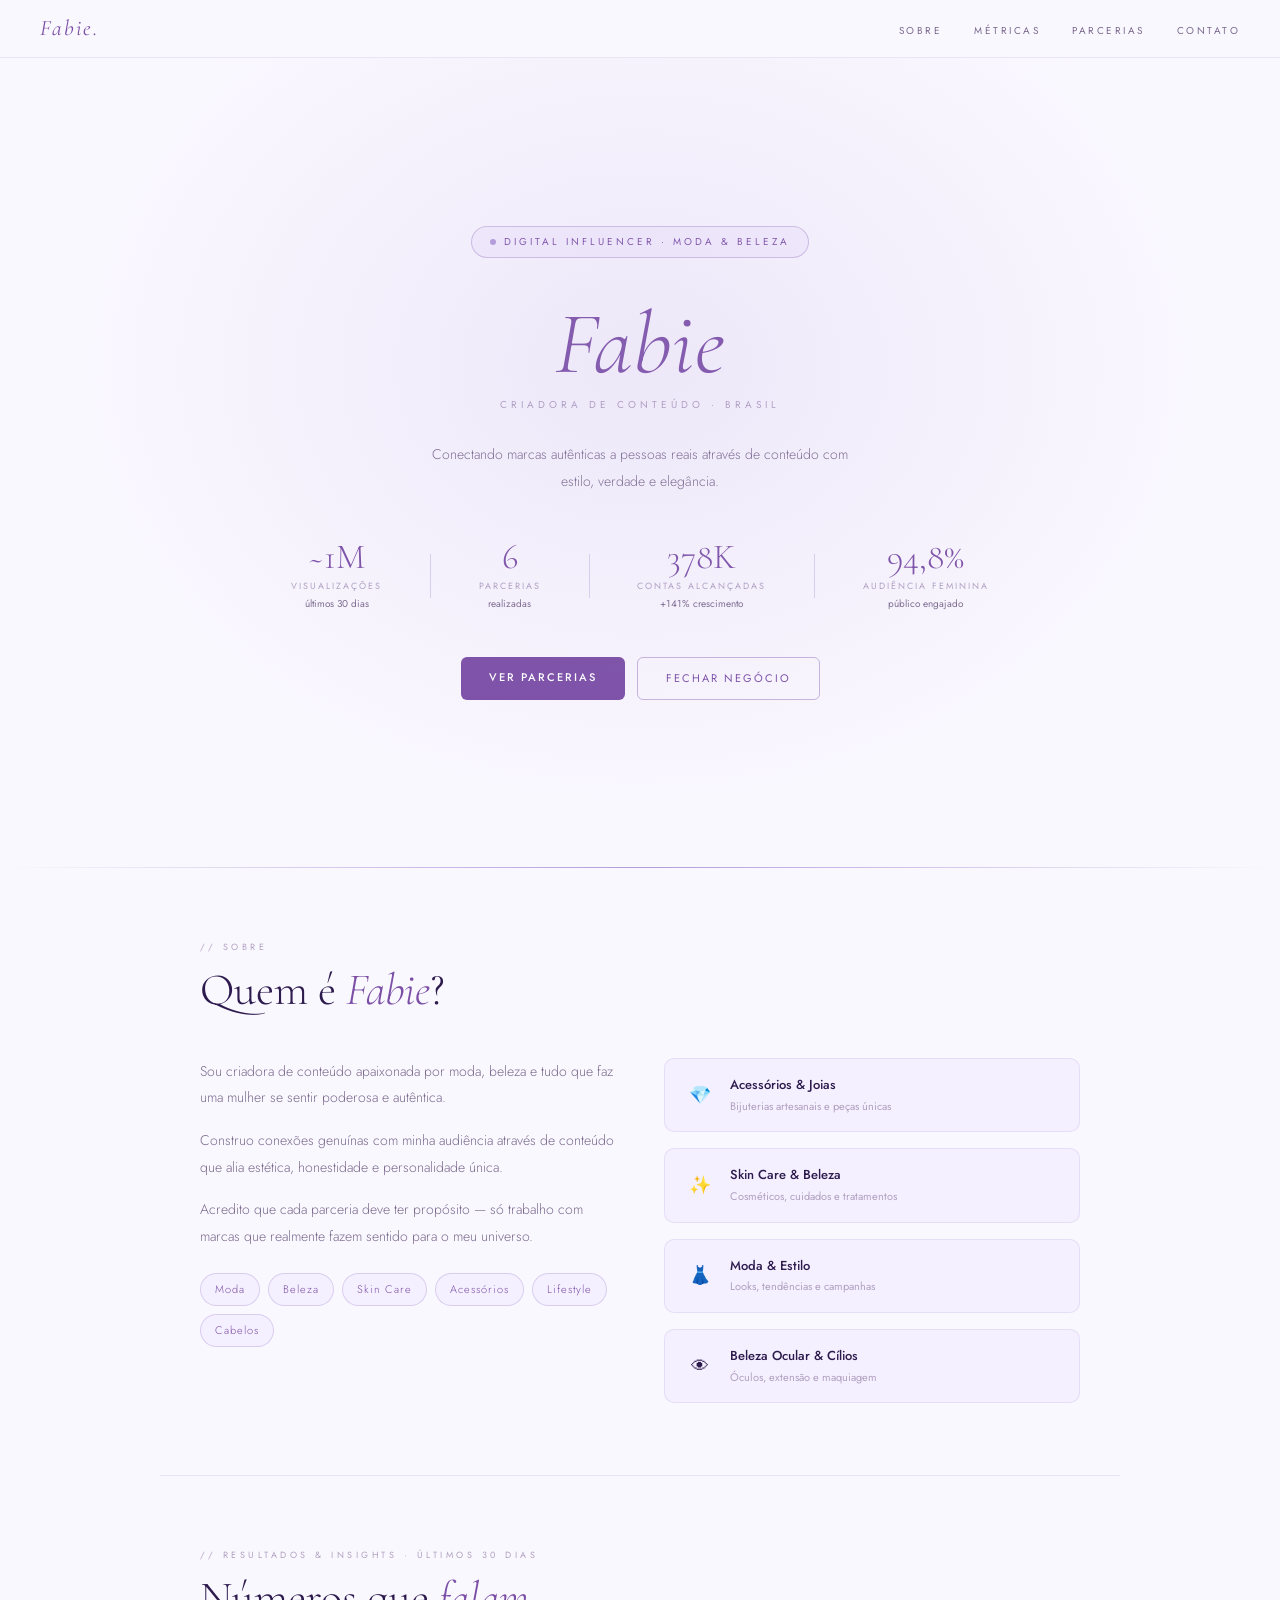
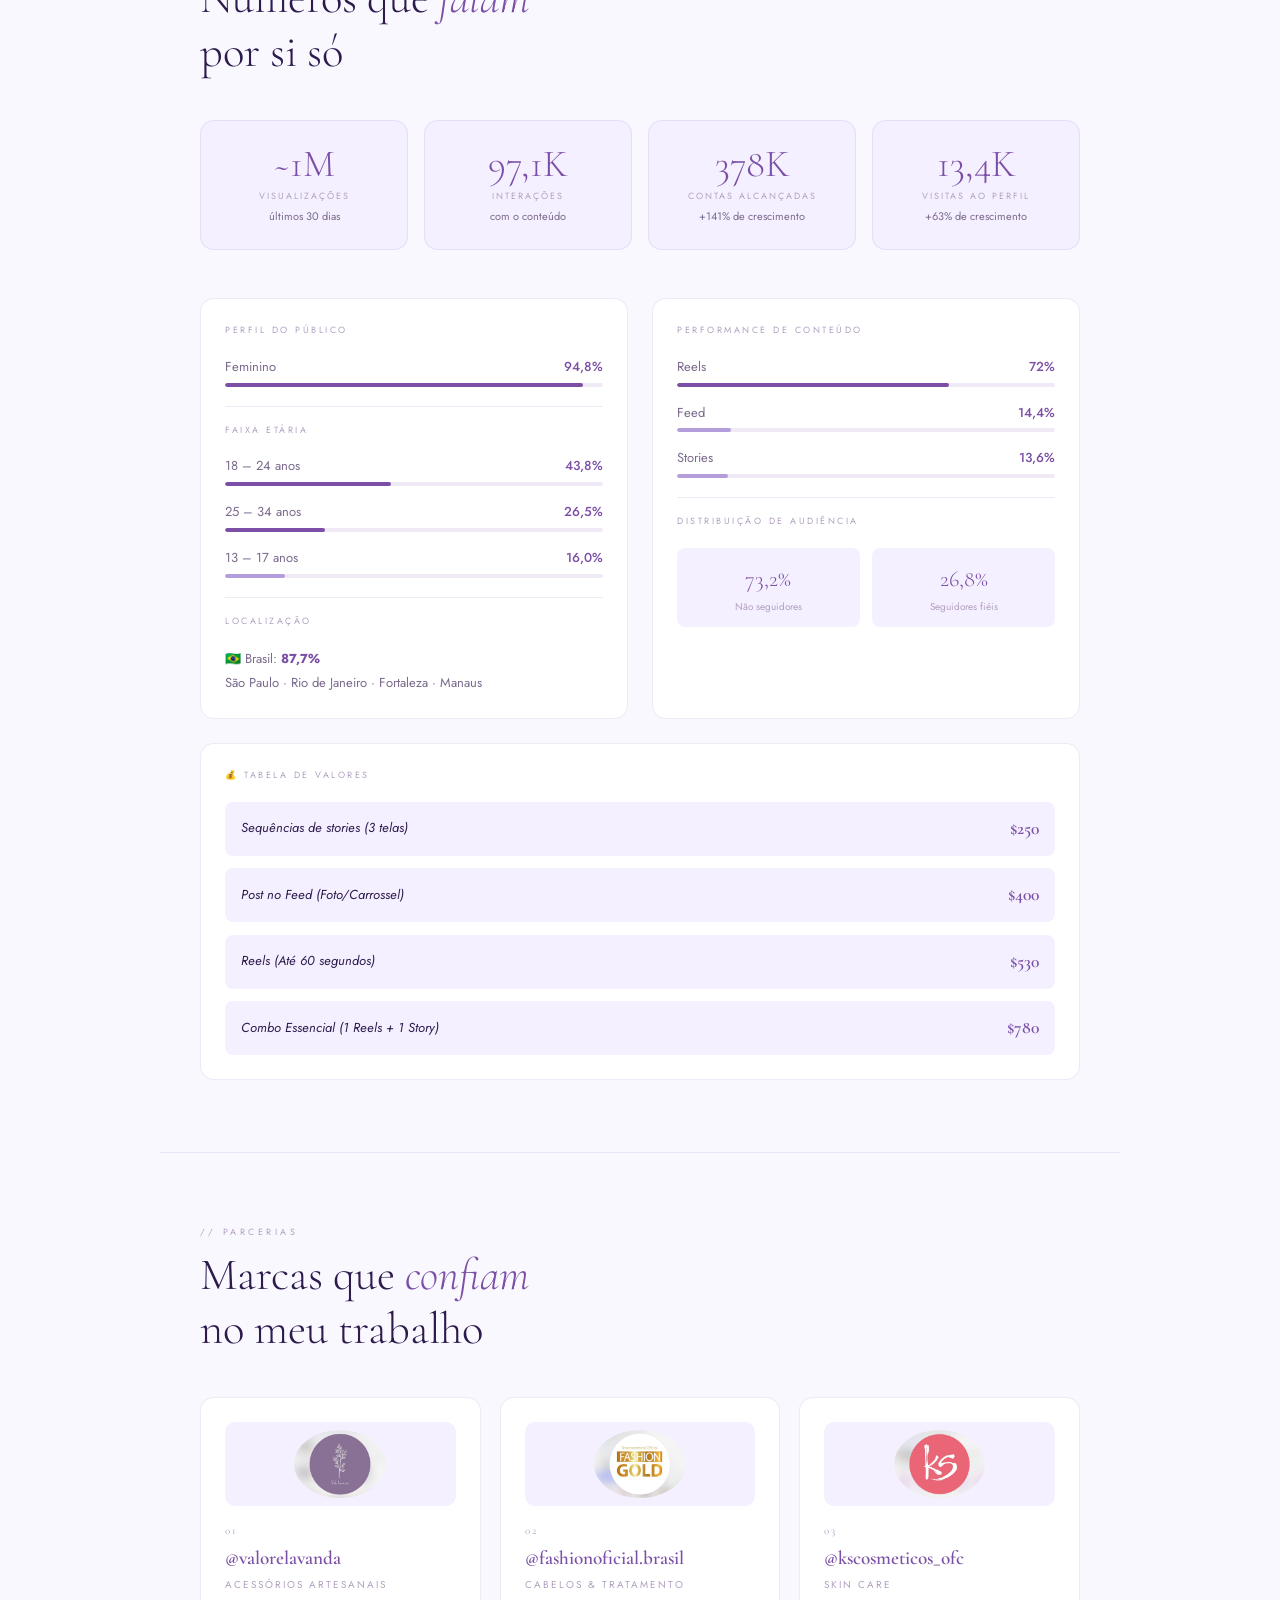
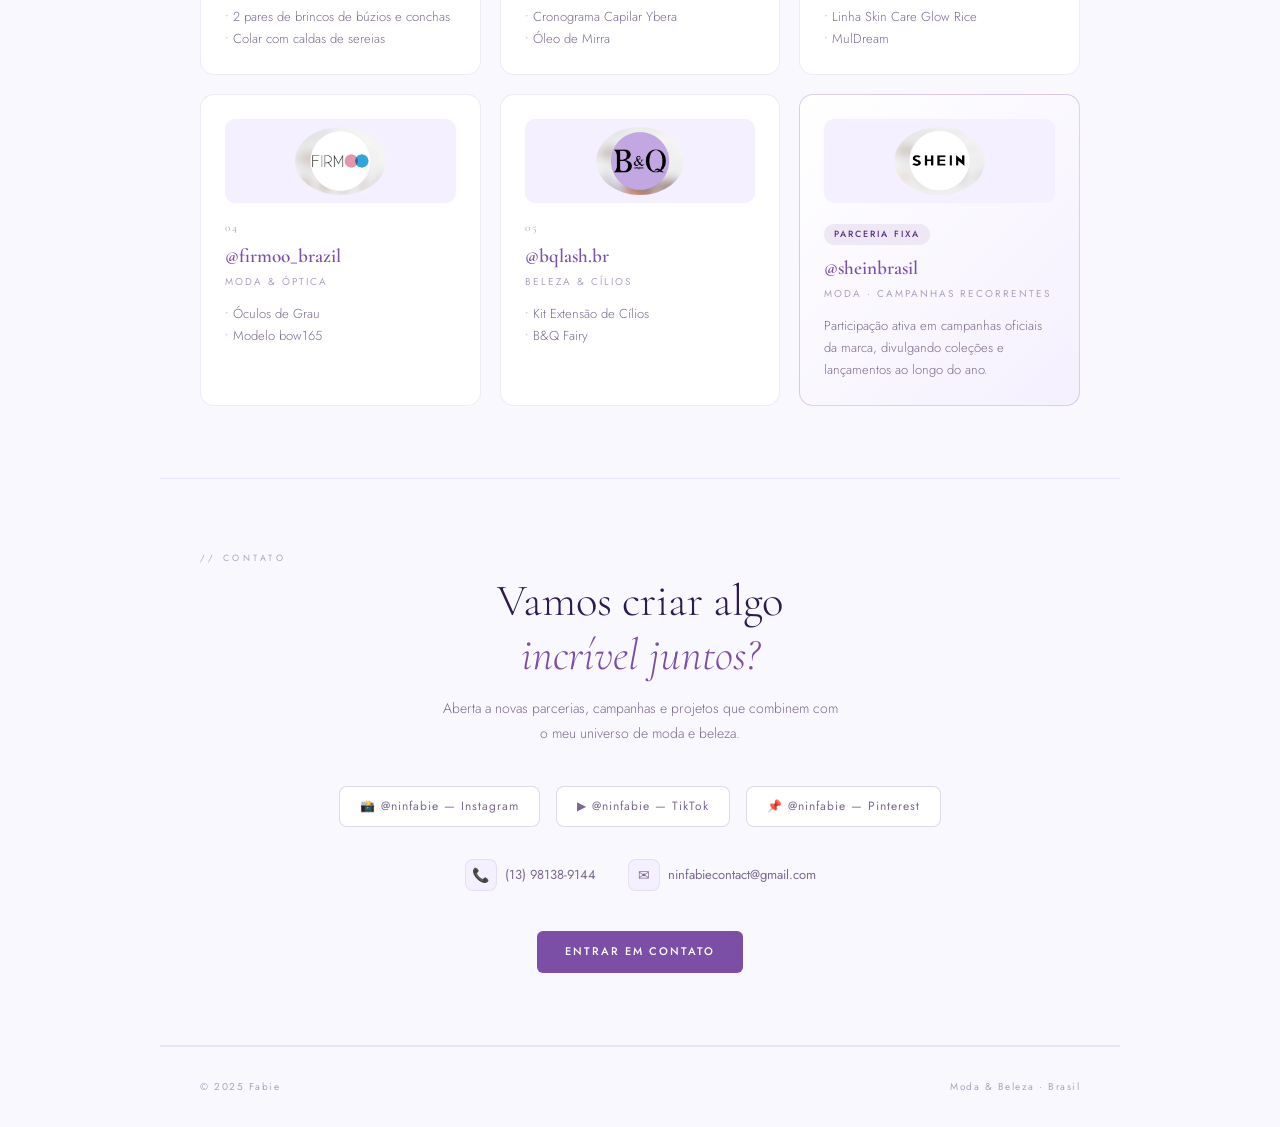
<file: index.html>
<!DOCTYPE html>
<html lang="pt-BR">
<head>
  <meta charset="UTF-8">
  <meta name="viewport" content="width=device-width, initial-scale=1.0">
  <title>Fabie — Digital Influencer</title>
  <link rel="stylesheet" href="style.css">
  <link rel="icon" type="image/x-icon" href="favicon.ico">
<link rel="apple-touch-icon" href="apple-touch-icon.png">
  
  
</head>
<body>

  <!-- NAVEGAÇÃO -->
  <nav>
    <div class="nav-logo">Fabie.</div>
    <ul class="nav-links">
      <li><a href="#sobre">Sobre</a></li>
      <li><a href="#metricas">Métricas</a></li>
      <li><a href="#parcerias">Parcerias</a></li>
      <li><a href="#contato">Contato</a></li>
    </ul>
  </nav>

  <!-- HERO -->
  <div class="hero">
    <div class="hero-badge">Digital Influencer · Moda & Beleza</div>
    <h1 class="hero-name"><em>Fabie</em></h1>
    <p class="hero-role">Criadora de Conteúdo · Brasil</p>
    <p class="hero-desc">Conectando marcas autênticas a pessoas reais através de conteúdo com estilo, verdade e elegância.</p>

    <div class="hero-stats">
      <div>
        <div class="stat-num">~1M</div>
        <div class="stat-label">Visualizações</div>
        <div class="stat-sub">últimos 30 dias</div>
      </div>
      <div class="stat-div"></div>
      <div>
        <div class="stat-num">6</div>
        <div class="stat-label">Parcerias</div>
        <div class="stat-sub">realizadas</div>
      </div>
      <div class="stat-div"></div>
      <div>
        <div class="stat-num">378K</div>
        <div class="stat-label">Contas Alcançadas</div>
        <div class="stat-sub">+141% crescimento</div>
      </div>
      <div class="stat-div"></div>
      <div>
        <div class="stat-num">94,8%</div>
        <div class="stat-label">Audiência Feminina</div>
        <div class="stat-sub">público engajado</div>
      </div>
    </div>

    <div class="hero-btns">
      <a href="#parcerias" class="btn-purple">Ver parcerias</a>
      <a href="#contato" class="btn-outline">Fechar negócio</a>
    </div>
  </div>

  <!-- SOBRE -->
  <section id="sobre">
    <div class="sec-label">// sobre</div>
    <div class="sec-title">Quem é <em>Fabie</em>?</div>

    <div class="sobre-grid">
      <div class="sobre-text">
        <p>Sou criadora de conteúdo apaixonada por moda, beleza e tudo que faz uma mulher se sentir poderosa e autêntica.</p>
        <p>Construo conexões genuínas com minha audiência através de conteúdo que alia estética, honestidade e personalidade única.</p>
        <p>Acredito que cada parceria deve ter propósito — só trabalho com marcas que realmente fazem sentido para o meu universo.</p>
        <div class="sobre-tags">
          <span class="sobre-tag">Moda</span>
          <span class="sobre-tag">Beleza</span>
          <span class="sobre-tag">Skin Care</span>
          <span class="sobre-tag">Acessórios</span>
          <span class="sobre-tag">Lifestyle</span>
          <span class="sobre-tag">Cabelos</span>
        </div>
      </div>

      <div class="nicho-list">
        <div class="nicho-item">
          <div class="nicho-icon">💎</div>
          <div>
            <div class="nicho-name">Acessórios & Joias</div>
            <div class="nicho-desc">Bijuterias artesanais e peças únicas</div>
          </div>
        </div>
        <div class="nicho-item">
          <div class="nicho-icon">✨</div>
          <div>
            <div class="nicho-name">Skin Care & Beleza</div>
            <div class="nicho-desc">Cosméticos, cuidados e tratamentos</div>
          </div>
        </div>
        <div class="nicho-item">
          <div class="nicho-icon">👗</div>
          <div>
            <div class="nicho-name">Moda & Estilo</div>
            <div class="nicho-desc">Looks, tendências e campanhas</div>
          </div>
        </div>
        <div class="nicho-item">
          <div class="nicho-icon">👁</div>
          <div>
            <div class="nicho-name">Beleza Ocular & Cílios</div>
            <div class="nicho-desc">Óculos, extensão e maquiagem</div>
          </div>
        </div>
      </div>
    </div>
  </section>

  <!-- MÉTRICAS -->
  <section id="metricas">
    <div class="sec-label">// resultados & insights · últimos 30 dias</div>
    <div class="sec-title">Números que <em>falam</em><br>por si só</div>

    <div class="metrics-cards">
      <div class="metric-card">
        <div class="num">~1M</div>
        <div class="label">Visualizações</div>
        <div class="sublabel">últimos 30 dias</div>
      </div>
      <div class="metric-card">
        <div class="num">97,1K</div>
        <div class="label">Interações</div>
        <div class="sublabel">com o conteúdo</div>
      </div>
      <div class="metric-card">
        <div class="num">378K</div>
        <div class="label">Contas Alcançadas</div>
        <div class="sublabel">+141% de crescimento</div>
      </div>
      <div class="metric-card">
        <div class="num">13,4K</div>
        <div class="label">Visitas ao Perfil</div>
        <div class="sublabel">+63% de crescimento</div>
      </div>
    </div>

    <div class="metrics-grid">

      <!-- Perfil do Público -->
      <div class="metrics-box">
        <div class="metrics-box-title">Perfil do público</div>

        <div class="bar-row">
          <div class="bar-row-header">
            <span>Feminino</span>
            <span>94,8%</span>
          </div>
          <div class="bar-wrap">
            <div class="bar-fill" style="width: 94.8%"></div>
          </div>
        </div>

        <hr class="metrics-divider">
        <div class="metrics-box-title">Faixa etária</div>

        <div class="bar-row">
          <div class="bar-row-header"><span>18 – 24 anos</span><span>43,8%</span></div>
          <div class="bar-wrap"><div class="bar-fill" style="width: 43.8%"></div></div>
        </div>
        <div class="bar-row">
          <div class="bar-row-header"><span>25 – 34 anos</span><span>26,5%</span></div>
          <div class="bar-wrap"><div class="bar-fill" style="width: 26.5%"></div></div>
        </div>
        <div class="bar-row">
          <div class="bar-row-header"><span>13 – 17 anos</span><span>16,0%</span></div>
          <div class="bar-wrap"><div class="bar-fill light" style="width: 16%"></div></div>
        </div>

        <hr class="metrics-divider">
        <div class="metrics-box-title">Localização</div>
        <p style="font-size:13px; color:var(--text-secondary); line-height:1.8">
          🇧🇷 Brasil: <strong style="color:var(--purple)">87,7%</strong><br>
          São Paulo · Rio de Janeiro · Fortaleza · Manaus
        </p>
      </div>

      <!-- Performance -->
      <div class="metrics-box">
        <div class="metrics-box-title">Performance de conteúdo</div>

        <div class="bar-row">
          <div class="bar-row-header"><span>Reels</span><span>72%</span></div>
          <div class="bar-wrap"><div class="bar-fill" style="width: 72%"></div></div>
        </div>
        <div class="bar-row">
          <div class="bar-row-header"><span>Feed</span><span>14,4%</span></div>
          <div class="bar-wrap"><div class="bar-fill light" style="width: 14.4%"></div></div>
        </div>
        <div class="bar-row">
          <div class="bar-row-header"><span>Stories</span><span>13,6%</span></div>
          <div class="bar-wrap"><div class="bar-fill light" style="width: 13.6%"></div></div>
        </div>

        <hr class="metrics-divider">
        <div class="metrics-box-title">Distribuição de audiência</div>
        <div class="audiencia-row">
          <div class="audiencia-item">
            <div class="num">73,2%</div>
            <div class="label">Não seguidores</div>
          </div>
          <div class="audiencia-item">
            <div class="num">26,8%</div>
            <div class="label">Seguidores fiéis</div>
          </div>
        </div>
      </div>
    </div>

    <!-- Tabela de Valores -->
    <div class="top-reels">
      <div class="top-reels-title">💰 Tabela de valores</div>
      <div class="reel-item">
        <span class="reel-title">Sequências de stories (3 telas)</span>
        <span class="reel-views">$250</span>
      </div>
      <div class="reel-item">
        <span class="reel-title">Post no Feed (Foto/Carrossel)</span>
        <span class="reel-views">$400</span>
      </div>
      <div class="reel-item">
        <span class="reel-title">Reels (Até 60 segundos)</span>
        <span class="reel-views">$530</span>
      </div>
      <div class="reel-item">
        <span class="reel-title">Combo Essencial (1 Reels + 1 Story)</span>
        <span class="reel-views">$780</span>
      </div>
    </div>
  </section>

  <!-- PARCERIAS -->
  <section id="parcerias">
    <div class="sec-label">// parcerias</div>
    <div class="sec-title">Marcas que <em>confiam</em><br>no meu trabalho</div>

    <div class="parcerias-grid">

      <div class="parceria-card">
        <div class="parceria-logo-wrap">
          <img src="assets/logo1-valorelavanda.jpg" alt="Valore Lavanda">
        </div>
        <div>
          <div class="parceria-num">01</div>
          <div class="parceria-marca">@valorelavanda</div>
          <div class="parceria-tipo">Acessórios Artesanais</div>
          <div class="parceria-produtos">• 2 pares de brincos de búzios e conchas<br>• Colar com caldas de sereias</div>
        </div>
      </div>

      <div class="parceria-card">
        <div class="parceria-logo-wrap">
          <img src="assets/logo2-fashionoficial.jpg" alt="Fashion Oficial Brasil">
        </div>
        <div>
          <div class="parceria-num">02</div>
          <div class="parceria-marca">@fashionoficial.brasil</div>
          <div class="parceria-tipo">Cabelos & Tratamento</div>
          <div class="parceria-produtos">• Cronograma Capilar Ybera<br>• Óleo de Mirra</div>
        </div>
      </div>

      <div class="parceria-card">
        <div class="parceria-logo-wrap">
          <img src="assets/logo3-kscosmeticos.jpg" alt="KS Cosméticos">
        </div>
        <div>
          <div class="parceria-num">03</div>
          <div class="parceria-marca">@kscosmeticos_ofc</div>
          <div class="parceria-tipo">Skin Care</div>
          <div class="parceria-produtos">• Linha Skin Care Glow Rice<br>• MulDream</div>
        </div>
      </div>

      <div class="parceria-card">
        <div class="parceria-logo-wrap">
          <img src="assets/logo4-firmoo.jpg" alt="Firmoo Brazil">
        </div>
        <div>
          <div class="parceria-num">04</div>
          <div class="parceria-marca">@firmoo_brazil</div>
          <div class="parceria-tipo">Moda & Óptica</div>
          <div class="parceria-produtos">• Óculos de Grau<br>• Modelo bow165</div>
        </div>
      </div>

      <div class="parceria-card">
        <div class="parceria-logo-wrap">
          <img src="assets/logo5-bqlash.jpg" alt="B&Q Lash">
        </div>
        <div>
          <div class="parceria-num">05</div>
          <div class="parceria-marca">@bqlash.br</div>
          <div class="parceria-tipo">Beleza & Cílios</div>
          <div class="parceria-produtos">• Kit Extensão de Cílios<br>• B&Q Fairy</div>
        </div>
      </div>

      <div class="parceria-card parceria-fixa">
        <div class="parceria-logo-wrap">
          <img src="assets/logo6-shein.jpg" alt="Shein Brasil">
        </div>
        <div>
          <div class="parceria-fixa-badge">Parceria Fixa</div>
          <div class="parceria-marca">@sheinbrasil</div>
          <div class="parceria-tipo">Moda · Campanhas Recorrentes</div>
          <div class="parceria-produtos">Participação ativa em campanhas oficiais da marca, divulgando coleções e lançamentos ao longo do ano.</div>
        </div>
      </div>

    </div>
  </section>

  <!-- CONTATO -->
  <section id="contato">
    <div class="sec-label">// contato</div>
    <div class="contato-wrap">
      <div class="sec-title" style="margin-bottom: 0.4rem">Vamos criar algo<br><em>incrível juntos?</em></div>
      <p>Aberta a novas parcerias, campanhas e projetos que combinem com o meu universo de moda e beleza.</p>

      <div class="social-links">
        <a href="https://www.instagram.com/ninfabie" target="_blank" class="social-link">📸 @ninfabie — Instagram</a>
        <a href="https://www.tiktok.com/@ninfabie" target="_blank" class="social-link">▶ @ninfabie — TikTok</a>
        <a href="https://pin.it/7qd6YMSwr" target="_blank" class="social-link">📌 @ninfabie — Pinterest</a>
      </div>

      <div class="contato-info">
        <a href="tel:+5513981389144" class="contato-item">
          <div class="contato-icon">📞</div>
          (13) 98138-9144
        </a>
        <a href="mailto:ninfabiecontact@gmail.com" class="contato-item">
          <div class="contato-icon">✉</div>
          ninfabiecontact@gmail.com
        </a>
      </div>

      <a href="mailto:ninfabiecontact@gmail.com" class="btn-purple">Entrar em contato</a>
    </div>
  </section>

  <!-- FOOTER -->
  <footer>
    <span class="footer-copy">© 2025 Fabie</span>
    <span class="footer-copy">Moda & Beleza · Brasil</span>
  </footer>

</body>
</html>
</file>
<file: style.css>
/* =============================================
   PORTFOLIO FABIE — style.css
   ============================================= */

@import url('https://fonts.googleapis.com/css2?family=Cormorant+Garamond:ital,wght@0,300;0,400;0,600;1,300;1,400&family=Jost:wght@300;400;500&display=swap');

/* ── RESET & VARIÁVEIS ── */
*, *::before, *::after {
  box-sizing: border-box;
  margin: 0;
  padding: 0;
}

:root {
  --bg:              #FAF8FF;
  --surface:         #FFFFFF;
  --surface2:        #F3F0FA;
  --border:          rgba(120, 80, 180, 0.12);
  --border-md:       rgba(120, 80, 180, 0.22);
  --purple:          #7B4FA6;
  --purple-dark:     #5C3480;
  --lavender:        #B39DDB;
  --lavender-light:  #EDE7F6;
  --lavender-soft:   #F5F0FF;
  --text-primary:    #2D1B4E;
  --text-secondary:  #7B6A8D;
  --text-muted:      #B0A0C0;
  --serif:           'Cormorant Garamond', serif;
  --sans:            'Jost', sans-serif;
}

body {
  font-family: var(--sans);
  background: var(--bg);
  color: var(--text-primary);
  line-height: 1.6;
  min-height: 100vh;
}

/* ── NAVEGAÇÃO ── */
nav {
  position: sticky;
  top: 0;
  background: rgba(250, 248, 255, 0.96);
  backdrop-filter: blur(16px);
  border-bottom: 0.5px solid var(--border);
  z-index: 100;
  padding: 0 2.5rem;
  display: flex;
  align-items: center;
  justify-content: space-between;
  height: 58px;
}

.nav-logo {
  font-family: var(--serif);
  font-size: 22px;
  font-weight: 400;
  letter-spacing: 2px;
  color: var(--purple);
  font-style: italic;
}

.nav-links {
  display: flex;
  gap: 2rem;
  list-style: none;
}

.nav-links a {
  font-size: 10px;
  letter-spacing: 2.5px;
  text-transform: uppercase;
  color: var(--text-secondary);
  text-decoration: none;
  transition: color 0.2s;
}

.nav-links a:hover {
  color: var(--purple);
}

/* ── HERO ── */
.hero {
  min-height: 90vh;
  display: flex;
  flex-direction: column;
  align-items: center;
  justify-content: center;
  text-align: center;
  padding: 4rem 2rem;
  position: relative;
  overflow: hidden;
}

.hero::before {
  content: '';
  position: absolute;
  inset: 0;
  background: radial-gradient(ellipse at 50% 38%, rgba(179, 157, 219, 0.18) 0%, transparent 65%);
  pointer-events: none;
}

.hero::after {
  content: '';
  position: absolute;
  bottom: 0;
  left: 0;
  right: 0;
  height: 1px;
  background: linear-gradient(90deg, transparent, var(--lavender), transparent);
}

.hero-badge {
  display: inline-flex;
  align-items: center;
  gap: 8px;
  font-size: 10px;
  letter-spacing: 3px;
  text-transform: uppercase;
  color: var(--purple);
  border: 0.5px solid rgba(123, 79, 166, 0.3);
  padding: 7px 18px;
  border-radius: 20px;
  margin-bottom: 2.5rem;
  background: var(--lavender-soft);
}

.hero-badge::before {
  content: '';
  width: 6px;
  height: 6px;
  border-radius: 50%;
  background: var(--lavender);
  display: inline-block;
}

.hero-name {
  font-family: var(--serif);
  font-size: clamp(2.6rem, 8vw, 5.5rem);
  font-weight: 300;
  line-height: 1.05;
  letter-spacing: 1px;
  color: var(--text-primary);
  margin-bottom: 0.4rem;
}

.hero-name em {
  font-style: italic;
  color: var(--purple);
}

.hero-role {
  font-size: 10px;
  letter-spacing: 4px;
  text-transform: uppercase;
  color: var(--text-muted);
  margin-bottom: 1.8rem;
}

.hero-desc {
  font-size: 14px;
  color: var(--text-secondary);
  max-width: 420px;
  line-height: 1.9;
  margin-bottom: 2.8rem;
  font-weight: 300;
}

.hero-stats {
  display: flex;
  gap: 3rem;
  align-items: center;
  margin-bottom: 2.8rem;
}

.stat-num {
  font-family: var(--serif);
  font-size: 2.2rem;
  font-weight: 300;
  color: var(--purple);
  line-height: 1;
  text-align: center;
}

.stat-label {
  font-size: 9px;
  letter-spacing: 2px;
  text-transform: uppercase;
  color: var(--text-muted);
  margin-top: 5px;
  text-align: center;
}

.stat-sub {
  font-size: 10px;
  color: var(--text-secondary);
  text-align: center;
  margin-top: 2px;
}

.stat-div {
  width: 0.5px;
  height: 44px;
  background: var(--border-md);
}

.hero-btns {
  display: flex;
  gap: 12px;
  justify-content: center;
  flex-wrap: wrap;
}

/* ── BOTÕES ── */
.btn-purple {
  padding: 12px 28px;
  background: var(--purple);
  color: #fff;
  border: none;
  border-radius: 6px;
  font-family: var(--sans);
  font-size: 11px;
  letter-spacing: 2px;
  text-transform: uppercase;
  cursor: pointer;
  text-decoration: none;
  font-weight: 500;
  transition: opacity 0.2s;
  display: inline-block;
}

.btn-purple:hover {
  opacity: 0.85;
}

.btn-outline {
  padding: 12px 28px;
  background: transparent;
  color: var(--purple);
  border: 0.5px solid rgba(123, 79, 166, 0.4);
  border-radius: 6px;
  font-family: var(--sans);
  font-size: 11px;
  letter-spacing: 2px;
  text-transform: uppercase;
  cursor: pointer;
  text-decoration: none;
  transition: background 0.2s;
  display: inline-block;
}

.btn-outline:hover {
  background: var(--lavender-soft);
}

/* ── SEÇÕES ── */
section {
  max-width: 960px;
  margin: 0 auto;
  padding: 4.5rem 2.5rem;
  border-bottom: 0.5px solid var(--border);
}

.sec-label {
  font-size: 9px;
  letter-spacing: 3.5px;
  text-transform: uppercase;
  color: var(--text-muted);
  margin-bottom: 0.6rem;
}

.sec-title {
  font-family: var(--serif);
  font-size: clamp(1.8rem, 4vw, 2.8rem);
  font-weight: 300;
  color: var(--text-primary);
  line-height: 1.2;
  margin-bottom: 2.5rem;
}

.sec-title em {
  font-style: italic;
  color: var(--purple);
}

/* ── SOBRE ── */
.sobre-grid {
  display: grid;
  grid-template-columns: 1fr 1fr;
  gap: 3rem;
  align-items: start;
}

.sobre-text {
  font-size: 14px;
  color: var(--text-secondary);
  line-height: 1.9;
  font-weight: 300;
}

.sobre-text p + p {
  margin-top: 1rem;
}

.sobre-tags {
  display: flex;
  flex-wrap: wrap;
  gap: 8px;
  margin-top: 1.5rem;
}

.sobre-tag {
  padding: 5px 14px;
  border: 0.5px solid var(--border-md);
  color: var(--purple);
  border-radius: 20px;
  font-size: 11px;
  letter-spacing: 1px;
  background: var(--lavender-soft);
}

.nicho-list {
  display: flex;
  flex-direction: column;
  gap: 1rem;
}

.nicho-item {
  display: flex;
  align-items: center;
  gap: 14px;
  padding: 1rem 1.2rem;
  background: var(--lavender-soft);
  border: 0.5px solid var(--border);
  border-radius: 10px;
}

.nicho-icon {
  font-size: 18px;
  min-width: 32px;
  text-align: center;
}

.nicho-name {
  font-size: 13px;
  font-weight: 500;
  color: var(--text-primary);
}

.nicho-desc {
  font-size: 11px;
  color: var(--text-muted);
  margin-top: 2px;
}

/* ── MÉTRICAS ── */
.metrics-cards {
  display: grid;
  grid-template-columns: repeat(auto-fit, minmax(180px, 1fr));
  gap: 1rem;
  margin-bottom: 3rem;
}

.metric-card {
  background: var(--lavender-soft);
  border: 0.5px solid var(--border);
  border-radius: 14px;
  padding: 1.5rem;
  text-align: center;
}

.metric-card .num {
  font-family: var(--serif);
  font-size: 2.4rem;
  font-weight: 300;
  color: var(--purple);
  line-height: 1;
}

.metric-card .label {
  font-size: 9px;
  letter-spacing: 2px;
  text-transform: uppercase;
  color: var(--text-muted);
  margin-top: 6px;
}

.metric-card .sublabel {
  font-size: 11px;
  color: var(--text-secondary);
  margin-top: 4px;
}

.metrics-grid {
  display: grid;
  grid-template-columns: 1fr 1fr;
  gap: 1.5rem;
  margin-bottom: 1.5rem;
}

.metrics-box {
  background: var(--surface);
  border: 0.5px solid var(--border);
  border-radius: 14px;
  padding: 1.5rem;
}

.metrics-box-title {
  font-size: 9px;
  letter-spacing: 2.5px;
  text-transform: uppercase;
  color: var(--text-muted);
  margin-bottom: 1.2rem;
}

.bar-row {
  margin-bottom: 1rem;
}

.bar-row-header {
  display: flex;
  justify-content: space-between;
  margin-bottom: 5px;
  font-size: 13px;
  color: var(--text-secondary);
}

.bar-row-header span:last-child {
  font-weight: 500;
  color: var(--purple);
}

.bar-wrap {
  height: 4px;
  background: var(--border);
  border-radius: 2px;
  overflow: hidden;
}

.bar-fill {
  height: 100%;
  background: var(--purple);
  border-radius: 2px;
}

.bar-fill.light {
  background: var(--lavender);
}

.metrics-divider {
  border: none;
  border-top: 0.5px solid var(--border);
  margin: 1.2rem 0 1rem;
}

.audiencia-row {
  display: flex;
  gap: 0.8rem;
}

.audiencia-item {
  flex: 1;
  background: var(--lavender-soft);
  border-radius: 8px;
  padding: 0.8rem;
  text-align: center;
}

.audiencia-item .num {
  font-family: var(--serif);
  font-size: 1.4rem;
  color: var(--purple);
  font-weight: 300;
}

.audiencia-item .label {
  font-size: 10px;
  color: var(--text-muted);
  margin-top: 2px;
}

.top-reels {
  background: var(--surface);
  border: 0.5px solid var(--border);
  border-radius: 14px;
  padding: 1.5rem;
}

.top-reels-title {
  font-size: 9px;
  letter-spacing: 2.5px;
  text-transform: uppercase;
  color: var(--text-muted);
  margin-bottom: 1.2rem;
}

.reel-item {
  display: flex;
  align-items: center;
  justify-content: space-between;
  padding: 0.8rem 1rem;
  background: var(--lavender-soft);
  border-radius: 8px;
  margin-bottom: 0.8rem;
}

.reel-item:last-child {
  margin-bottom: 0;
}

.reel-title {
  font-size: 13px;
  color: var(--text-primary);
  font-style: italic;
}

.reel-views {
  font-family: var(--serif);
  font-size: 1.1rem;
  color: var(--purple);
  font-weight: 600;
  white-space: nowrap;
  margin-left: 1rem;
}

/* ── PARCERIAS ── */
.parcerias-grid {
  display: grid;
  grid-template-columns: repeat(auto-fit, minmax(270px, 1fr));
  gap: 1.2rem;
}

.parceria-card {
  background: var(--surface);
  border: 0.5px solid var(--border);
  border-radius: 14px;
  padding: 1.5rem;
  transition: border-color 0.25s, transform 0.25s, box-shadow 0.25s;
  position: relative;
  overflow: hidden;
  display: flex;
  flex-direction: column;
  gap: 1rem;
}

.parceria-card:hover {
  border-color: rgba(123, 79, 166, 0.35);
  transform: translateY(-3px);
  box-shadow: 0 8px 32px rgba(123, 79, 166, 0.08);
}

.parceria-card::before {
  content: '';
  position: absolute;
  top: 0;
  left: 0;
  right: 0;
  height: 2px;
  background: linear-gradient(90deg, transparent, var(--lavender), transparent);
  opacity: 0;
  transition: opacity 0.3s;
}

.parceria-card:hover::before {
  opacity: 1;
}

.parceria-logo-wrap {
  width: 100%;
  height: 84px;
  display: flex;
  align-items: center;
  justify-content: center;
  background: var(--lavender-soft);
  border-radius: 10px;
  overflow: hidden;
  padding: 8px;
}

.parceria-logo-wrap img {
  max-width: 100%;
  max-height: 100%;
  object-fit: contain;
  border-radius: 50%;
}

.parceria-num {
  font-family: var(--serif);
  font-size: 11px;
  color: var(--text-muted);
  letter-spacing: 2px;
  margin-bottom: 4px;
}

.parceria-marca {
  font-family: var(--serif);
  font-size: 1.2rem;
  font-weight: 600;
  color: var(--purple);
  margin-bottom: 3px;
}

.parceria-tipo {
  font-size: 10px;
  letter-spacing: 2px;
  text-transform: uppercase;
  color: var(--text-muted);
  margin-bottom: 0.8rem;
}

.parceria-produtos {
  font-size: 13px;
  color: var(--text-secondary);
  line-height: 1.7;
  font-weight: 300;
}

.parceria-fixa {
  border-color: rgba(123, 79, 166, 0.25);
  background: linear-gradient(135deg, #fff 0%, var(--lavender-soft) 100%);
}

.parceria-fixa-badge {
  display: inline-block;
  padding: 3px 10px;
  background: var(--lavender-light);
  color: var(--purple-dark);
  border-radius: 10px;
  font-size: 9px;
  letter-spacing: 2px;
  text-transform: uppercase;
  margin-bottom: 0.5rem;
  font-weight: 500;
}

/* ── CONTATO ── */
.contato-wrap {
  text-align: center;
}

.contato-wrap p {
  font-size: 14px;
  color: var(--text-secondary);
  max-width: 400px;
  margin: 0.8rem auto 2.5rem;
  font-weight: 300;
  line-height: 1.8;
}

.social-links {
  display: flex;
  justify-content: center;
  gap: 1rem;
  flex-wrap: wrap;
  margin-bottom: 2rem;
}

.social-link {
  display: flex;
  align-items: center;
  gap: 8px;
  padding: 10px 20px;
  border: 0.5px solid var(--border-md);
  border-radius: 8px;
  color: var(--text-secondary);
  text-decoration: none;
  font-size: 12px;
  letter-spacing: 1px;
  transition: all 0.2s;
  background: var(--surface);
}

.social-link:hover {
  border-color: rgba(123, 79, 166, 0.45);
  color: var(--purple);
  background: var(--lavender-soft);
}

.contato-info {
  display: flex;
  justify-content: center;
  gap: 2rem;
  flex-wrap: wrap;
  margin-bottom: 2.5rem;
}

.contato-item {
  display: flex;
  align-items: center;
  gap: 8px;
  font-size: 13px;
  color: var(--text-secondary);
  text-decoration: none;
  transition: color 0.2s;
}

.contato-item:hover {
  color: var(--purple);
}

.contato-icon {
  width: 32px;
  height: 32px;
  background: var(--lavender-soft);
  border-radius: 8px;
  display: flex;
  align-items: center;
  justify-content: center;
  font-size: 14px;
  border: 0.5px solid var(--border);
}

/* ── FOOTER ── */
footer {
  max-width: 960px;
  margin: 0 auto;
  padding: 2rem 2.5rem;
  display: flex;
  justify-content: space-between;
  align-items: center;
  border-top: 0.5px solid var(--border);
}

.footer-copy {
  font-size: 10px;
  letter-spacing: 1.5px;
  color: var(--text-muted);
}

/* ── RESPONSIVO ── */
@media (max-width: 620px) {
  .sobre-grid { grid-template-columns: 1fr; }
  .metrics-grid { grid-template-columns: 1fr; }
  nav { padding: 0 1.2rem; }
  .nav-links { gap: 1rem; }
  section { padding: 3rem 1.5rem; }
  .hero { padding: 3rem 1.5rem; }
  .hero-stats { gap: 1.5rem; }
  footer { flex-direction: column; gap: 0.8rem; text-align: center; }
}
/* ── RESPONSIVO MOBILE ── */
@media (max-width: 768px) {
  html, body { overflow-x: hidden; width: 100%; }
  .sobre-grid { grid-template-columns: 1fr; gap: 2rem; }
  .metrics-grid { grid-template-columns: 1fr; }
  .parcerias-grid { grid-template-columns: 1fr; }
  .hero-stats { gap: 1.2rem; flex-wrap: wrap; justify-content: center; }
  .reel-item { flex-direction: column; align-items: flex-start; gap: 4px; }
}

@media (max-width: 480px) {
  nav { padding: 0 1rem; }
  .nav-links { gap: 0.7rem; }
  .nav-links a { font-size: 9px; letter-spacing: 1px; }
  section { padding: 2.5rem 1rem; }
  .hero { padding: 2.5rem 1rem; }
  .hero-stats { gap: 0.5rem; }
  .metrics-cards { grid-template-columns: 1fr 1fr; }
  .contato-info { flex-direction: column; align-items: center; }
  .social-links { flex-direction: column; align-items: center; }
  footer { flex-direction: column; text-align: center; gap: 0.5rem; }
}
</file>
